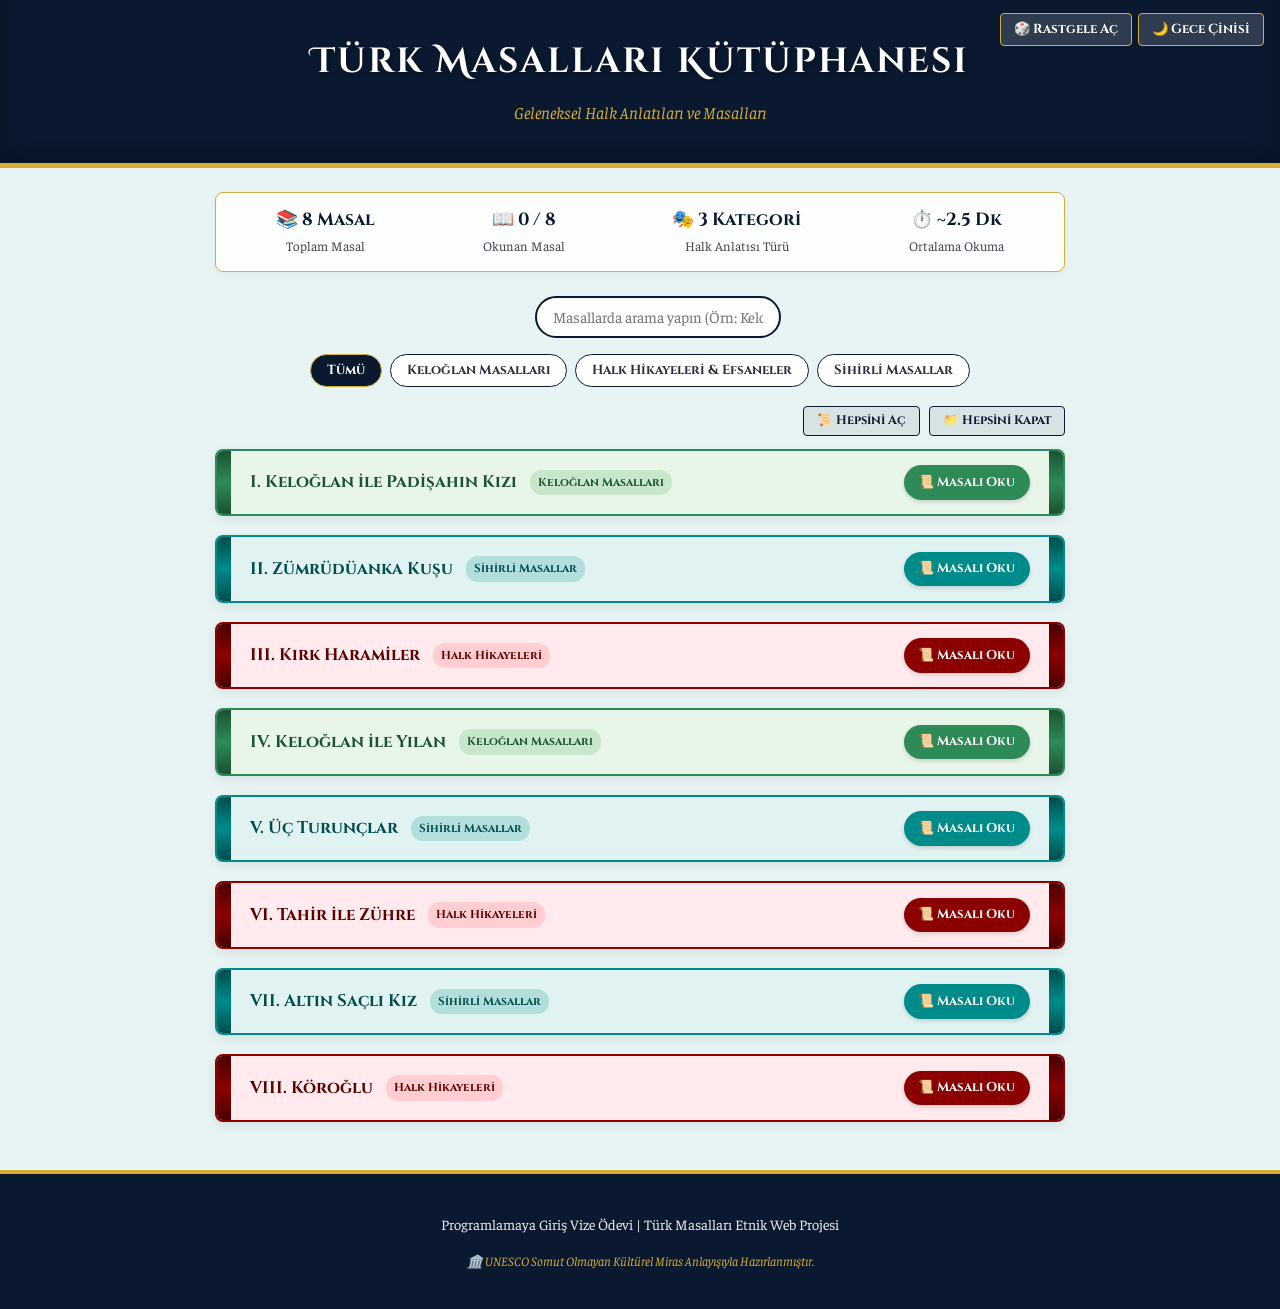
<file: index.html>
<!DOCTYPE html>
<html lang="tr">
<head>
    <meta charset="UTF-8">
    <meta name="viewport" content="width=device-width, initial-scale=1.0">
    <title>Türk Masalları Kütüphanesi - Etnik Ferman Koleksiyonu</title>
    <!-- Osmanlı / Etnik Tipografi Fontları -->
    <link rel="preconnect" href="https://fonts.googleapis.com">
    <link rel="preconnect" href="https://fonts.gstatic.com" crossorigin>
    <link href="https://fonts.googleapis.com/css2?family=Cinzel+Decorative:wght@700&family=Cinzel:wght@500;700&family=Faustina:ital,wght@0,500;1,400&display=swap" rel="stylesheet">
    
    <style>
        :root {
            --primary-color: #0A192F;       /* Derin Lacivert / Çini Mavisi */
            --secondary-color: #D4AF37;     /* Antik Altın Sarısı */
            --accent-color: #008B8B;        /* Turkuaz / Çini Yeşili */
            --bg-color: #E8F4F4;            /* Açık & Ferah Turkuaz Arka Plan */
            --text-color: #2B2D42;          
            --footer-bg: #0A192F;
            --footer-text: #EAEAEA;
            --ink: #2B1B17;
            /* Offline Kalıcılık İçin Yedekli Tipografi */
            --font-title: 'Cinzel Decorative', 'Cinzel', 'Palatino Linotype', 'Book Antiqua', 'Georgia', serif;
            --font-body: 'Faustina', 'Georgia', 'Palatino', serif;
        }

        /* Gece Modu */
        [data-theme="dark"] {
            --primary-color: #080D1A;       
            --secondary-color: #D4AF37;     
            --accent-color: #00ADB5;        
            --bg-color: #0D1F2D;            
            --text-color: #E2E8F0;
            --footer-bg: #0B1017;
            --footer-text: #A0AEC0;
            --ink: #E2E8F0;
        }

        body {
            font-family: var(--font-body);
            background-color: var(--bg-color);
            color: var(--text-color);
            margin: 0;
            padding: 0;
            line-height: 1.7;
            transition: background-color 0.3s, color 0.3s;
        }

        header {
            background-color: var(--primary-color);
            color: white;
            text-align: center;
            padding: 2rem 1rem 1.2rem;
            border-bottom: 5px solid var(--secondary-color);
            box-shadow: inset 0 -10px 20px rgba(0,0,0,0.2);
            position: relative;
        }

        .top-controls {
            position: absolute;
            top: 0.8rem;
            right: 1rem;
            display: flex;
            gap: 0.4rem;
        }

        .icon-btn {
            background: rgba(255,255,255,0.15);
            border: 1px solid var(--secondary-color);
            color: white;
            padding: 0.4rem 0.8rem;
            border-radius: 4px;
            cursor: pointer;
            font-size: 0.82rem;
            font-family: 'Cinzel', 'Georgia', serif;
            font-weight: bold;
            transition: background 0.2s;
        }

        .icon-btn:hover {
            background: rgba(212, 175, 55, 0.4);
        }

        header h1 {
            margin: 0;
            font-family: var(--font-title);
            font-size: 2.2rem;
            letter-spacing: 2px;
            color: #FFFFFF;
            text-shadow: 2px 2px 4px rgba(0,0,0,0.3);
        }

        header p {
            margin-top: 0.4rem;
            font-size: 1.05rem;
            color: var(--secondary-color);
            font-style: italic;
        }

        .container {
            max-width: 850px;
            margin: 1.5rem auto;
            padding: 0 1rem;
        }

        /* --- İSTATİSTİK BARI --- */
        .stats-bar {
            display: flex;
            justify-content: space-around;
            flex-wrap: wrap;
            gap: 0.8rem;
            background: rgba(255, 255, 255, 0.9);
            border: 1px solid var(--secondary-color);
            border-radius: 8px;
            padding: 0.8rem;
            margin-bottom: 1.5rem;
            box-shadow: 0 4px 10px rgba(0,0,0,0.04);
            text-align: center;
        }

        [data-theme="dark"] .stats-bar {
            background: rgba(27, 36, 48, 0.85);
        }

        .stat-item {
            display: flex;
            flex-direction: column;
            align-items: center;
        }

        .stat-value {
            font-size: 1.1rem;
            font-weight: bold;
            font-family: 'Cinzel', 'Georgia', serif;
            color: var(--primary-color);
        }

        [data-theme="dark"] .stat-value {
            color: var(--secondary-color);
        }

        .stat-label {
            font-size: 0.82rem;
            opacity: 0.88;
        }

        /* --- KONTROLLER, ARAMA VE FİLTRE --- */
        .controls-section {
            display: flex;
            flex-direction: column;
            align-items: center;
            gap: 1rem;
            margin-bottom: 1.2rem;
        }

        .search-box input {
            width: 100%;
            max-width: 400px;
            padding: 0.6rem 1rem;
            font-size: 0.95rem;
            font-family: var(--font-body);
            border: 2px solid var(--primary-color);
            border-radius: 30px;
            outline: none;
            background-color: rgba(255,255,255,0.95);
            color: var(--text-color);
            transition: all 0.3s;
        }

        .search-box input:focus {
            border-color: var(--secondary-color);
            box-shadow: 0 0 8px rgba(212, 175, 55, 0.4);
        }

        .filter-buttons {
            display: flex;
            gap: 0.5rem;
            flex-wrap: wrap;
            justify-content: center;
        }

        .filter-btn {
            background-color: rgba(255,255,255,0.95);
            color: var(--text-color);
            border: 1px solid var(--primary-color);
            padding: 0.4rem 1rem;
            border-radius: 20px;
            cursor: pointer;
            font-family: 'Cinzel', 'Georgia', serif;
            font-size: 0.82rem;
            font-weight: bold;
            transition: all 0.2s;
        }

        .filter-btn.active, .filter-btn:hover {
            background-color: var(--primary-color);
            color: white;
            border-color: var(--secondary-color);
        }

        /* BANNERLARA YAKIN TOPLU KONTROL BUTONLARI */
        .ferman-global-actions {
            display: flex;
            justify-content: flex-end;
            gap: 0.6rem;
            margin-bottom: 0.8rem;
        }

        .action-btn-small {
            background: rgba(10, 25, 47, 0.08);
            border: 1px solid var(--primary-color);
            color: var(--primary-color);
            padding: 0.35rem 0.8rem;
            border-radius: 4px;
            font-family: 'Cinzel', 'Georgia', serif;
            font-size: 0.78rem;
            font-weight: bold;
            cursor: pointer;
            transition: all 0.2s;
        }

        .action-btn-small:hover {
            background: var(--primary-color);
            color: white;
        }

        [data-theme="dark"] .action-btn-small {
            background: rgba(255, 255, 255, 0.1);
            border-color: var(--secondary-color);
            color: var(--secondary-color);
        }

        /* SONUÇ BULUNAMADI UYARISI */
        .no-results {
            display: none;
            text-align: center;
            padding: 2rem;
            background: rgba(255, 255, 255, 0.8);
            border: 2px dashed var(--secondary-color);
            border-radius: 8px;
            font-style: italic;
            color: #777;
            margin-top: 1rem;
        }

        /* --- FERMAN LİSTESİ DÜZENİ VE TEMA RENKLERİ --- */
        .ferman-list-container {
            display: flex;
            flex-direction: column;
            gap: 1.2rem;
        }

        .ferman-card {
            display: flex;
            border: 2px solid var(--secondary-color);
            border-radius: 8px;
            box-shadow: 0 4px 12px rgba(0, 0, 0, 0.08);
            overflow: hidden;
            position: relative;
            transition: all 0.3s ease;
        }

        /* 🟢 KELOĞLAN MASALLARI TEMASI (ZÜMRÜT YEŞİLİ) */
        .ferman-card[data-category="keloglan"] {
            border-color: #2e8b57;
        }
        .ferman-card[data-category="keloglan"] .ferman-wood-roll-left,
        .ferman-card[data-category="keloglan"] .ferman-wood-roll-right {
            background: linear-gradient(180deg, #1b5233, #2e8b57, #1b5233);
        }
        .ferman-card[data-category="keloglan"] .ferman-header {
            background: #e8f5e9;
        }
        .ferman-card[data-category="keloglan"] .ferman-body {
            background-color: #f0fdf4;
        }
        .ferman-card[data-category="keloglan"] .ferman-title-group h3 {
            color: #1b5233;
        }
        .ferman-card[data-category="keloglan"] .badge {
            background: #c8e6c9;
            color: #1b5233;
        }
        .ferman-card[data-category="keloglan"] .seal-btn {
            background: #2e8b57;
            border-color: #1b5233;
        }

        /* 🔴 HALK HİKAYELERİ TEMASI (YAKUT KIRMIZISI) */
        .ferman-card[data-category="halk"] {
            border-color: #8b0000;
        }
        .ferman-card[data-category="halk"] .ferman-wood-roll-left,
        .ferman-card[data-category="halk"] .ferman-wood-roll-right {
            background: linear-gradient(180deg, #4a0000, #8b0000, #4a0000);
        }
        .ferman-card[data-category="halk"] .ferman-header {
            background: #ffebee;
        }
        .ferman-card[data-category="halk"] .ferman-body {
            background-color: #fff5f5;
        }
        .ferman-card[data-category="halk"] .ferman-title-group h3 {
            color: #5c0000;
        }
        .ferman-card[data-category="halk"] .badge {
            background: #ffcdd2;
            color: #5c0000;
        }
        .ferman-card[data-category="halk"] .seal-btn {
            background: #8b0000;
            border-color: #4a0000;
        }

        /* 🔵 SİHİRLİ MASALLAR TEMASI (TURKUAZ / ÇİNİ MAVİSİ) */
        .ferman-card[data-category="diger"] {
            border-color: #008b8b;
        }
        .ferman-card[data-category="diger"] .ferman-wood-roll-left,
        .ferman-card[data-category="diger"] .ferman-wood-roll-right {
            background: linear-gradient(180deg, #004d4d, #008b8b, #004d4d);
        }
        .ferman-card[data-category="diger"] .ferman-header {
            background: #e0f2f1;
        }
        .ferman-card[data-category="diger"] .ferman-body {
            background-color: #f0fdfa;
        }
        .ferman-card[data-category="diger"] .ferman-title-group h3 {
            color: #004d4d;
        }
        .ferman-card[data-category="diger"] .badge {
            background: #b2dfdb;
            color: #004d4d;
        }
        .ferman-card[data-category="diger"] .seal-btn {
            background: #008b8b;
            border-color: #004d4d;
        }

        [data-theme="dark"] .ferman-card .ferman-body {
            background-color: #151C2A !important;
        }

        /* Ahşap Rulo Çubukları */
        .ferman-wood-roll-left, .ferman-wood-roll-right {
            width: 14px;
            flex-shrink: 0;
        }

        .ferman-inner {
            flex: 1;
            display: flex;
            flex-direction: column;
        }

        /* FERMAN BAŞLIK ŞERİDİ */
        .ferman-header {
            padding: 0.9rem 1.2rem;
            display: flex;
            justify-content: space-between;
            align-items: center;
            cursor: pointer;
            user-select: none;
            transition: opacity 0.2s;
        }

        .ferman-header:hover {
            opacity: 0.9;
        }

        .ferman-title-group {
            display: flex;
            align-items: center;
            gap: 0.8rem;
            flex-wrap: wrap;
        }

        .ferman-title-group h3 {
            margin: 0;
            font-family: 'Cinzel', 'Georgia', serif;
            font-size: 1.05rem;
        }

        .badge {
            font-size: 0.72rem;
            padding: 3px 8px;
            border-radius: 12px;
            font-family: 'Cinzel', 'Georgia', serif;
            font-weight: bold;
        }

        .seal-btn {
            color: white;
            padding: 0.4rem 0.9rem;
            border-radius: 20px;
            font-size: 0.8rem;
            font-family: 'Cinzel', 'Georgia', serif;
            font-weight: bold;
            box-shadow: 0 2px 4px rgba(0,0,0,0.15);
            flex-shrink: 0;
            transition: all 0.3s ease;
        }

        /* FERMAN İÇERİK DÜZENİ */
        .ferman-body {
            max-height: 0;
            opacity: 0;
            overflow: hidden;
            transition: max-height 0.6s cubic-bezier(0.25, 1, 0.5, 1), opacity 0.4s ease, padding 0.4s ease;
            padding: 0 1.2rem;
            box-sizing: border-box;
        }

        /* AÇIK DURUM */
        .ferman-card.open .ferman-body {
            max-height: 850px;
            opacity: 1;
            padding: 1.2rem;
            border-top: 1px dashed var(--secondary-color);
        }

        .preview-note {
            font-style: italic;
            font-size: 0.92rem;
            color: #666;
            margin-bottom: 0.8rem;
            padding-left: 0.5rem;
            border-left: 3px solid var(--secondary-color);
        }

        [data-theme="dark"] .preview-note {
            color: #aaa;
        }

        .masal-full-text {
            font-size: 1rem;
            line-height: 1.7;
            color: var(--ink);
            white-space: pre-line;
            text-align: justify;
            margin-bottom: 1rem;
        }

        .masal-quote {
            font-style: italic;
            color: #8b5a2b;
            font-weight: bold;
        }

        [data-theme="dark"] .masal-quote {
            color: #d4af37;
        }

        .source-box {
            font-size: 0.82rem;
            background: rgba(0,0,0,0.04);
            padding: 0.4rem 0.8rem;
            border-radius: 4px;
            margin-bottom: 0.8rem;
            color: var(--text-color);
            font-style: italic;
            border-left: 2px solid var(--secondary-color);
        }

        .ferman-actions {
            display: flex;
            justify-content: space-between;
            align-items: center;
            border-top: 1px solid rgba(0,0,0,0.1);
            padding-top: 0.6rem;
            flex-wrap: wrap;
            gap: 0.5rem;
        }

        .utility-btns {
            display: flex;
            gap: 0.4rem;
        }

        .read-toggle-btn, .util-btn {
            background: rgba(10, 25, 47, 0.08);
            border: 1px solid var(--primary-color);
            color: var(--primary-color);
            padding: 4px 10px;
            border-radius: 4px;
            font-size: 0.78rem;
            font-family: 'Cinzel', 'Georgia', serif;
            font-weight: bold;
            cursor: pointer;
            transition: all 0.2s ease;
        }

        .util-btn:hover {
            background: var(--primary-color);
            color: white;
        }

        [data-theme="dark"] .read-toggle-btn, [data-theme="dark"] .util-btn {
            background: rgba(255, 255, 255, 0.1);
            border-color: var(--secondary-color);
            color: var(--secondary-color);
        }

        .read-toggle-btn.is-read {
            background: #2e8b57;
            color: white;
            border-color: #2e8b57;
        }

        footer {
            text-align: center;
            padding: 1.5rem;
            margin-top: 3rem;
            background-color: var(--footer-bg);
            color: var(--footer-text);
            font-size: 0.9rem;
            border-top: 4px solid var(--secondary-color);
        }

        .footer-heritage-note {
            font-size: 0.8rem;
            color: var(--secondary-color);
            margin-top: 0.3rem;
            font-style: italic;
        }

        /* 🖨️ YAZDIRMA (PRINT) ÖZEL CSS KURALI */
        @media print {
            header, .top-controls, .stats-bar, .controls-section, .ferman-global-actions, footer, .ferman-actions, .seal-btn {
                display: none !important;
            }
            body {
                background: white !important;
                color: black !important;
            }
            .ferman-card {
                border: none !important;
                box-shadow: none !important;
            }
            .ferman-card:not(.open) {
                display: none !important;
            }
            .ferman-body {
                max-height: none !important;
                opacity: 1 !important;
                padding: 0 !important;
            }
        }
    </style>
</head>
<body data-theme="light">

    <header>
        <div class="top-controls">
            <button class="icon-btn" onclick="openRandomFerman()">🎲 Rastgele Aç</button>
            <button class="icon-btn" id="themeToggleBtn" onclick="toggleTheme()">🌙 Gece Çinisi</button>
        </div>
        <h1>Türk Masalları Kütüphanesi</h1>
        <p>Geleneksel Halk Anlatıları ve Masalları</p>
    </header>

    <div class="container">
        
        <!-- İSTATİSTİK BARI -->
        <div class="stats-bar">
            <div class="stat-item">
                <span class="stat-value">📚 8 Masal</span>
                <span class="stat-label">Toplam Masal</span>
            </div>
            <div class="stat-item">
                <span class="stat-value" id="readTalesCount">📖 0 / 8</span>
                <span class="stat-label">Okunan Masal</span>
            </div>
            <div class="stat-item">
                <span class="stat-value">🎭 3 Kategori</span>
                <span class="stat-label">Halk Anlatısı Türü</span>
            </div>
            <div class="stat-item">
                <span class="stat-value">⏱️ ~2.5 Dk</span>
                <span class="stat-label">Ortalama Okuma</span>
            </div>
        </div>

        <!-- ARAMA VE FİLTRE -->
        <div class="controls-section">
            <div class="search-box">
                <input type="text" id="searchInput" placeholder="Masallarda arama yapın (Örn: Keloğlan...)" onkeyup="filterTales()">
            </div>
            
            <div class="filter-buttons">
                <button class="filter-btn active" onclick="filterByCategory('all', this)">Tümü</button>
                <button class="filter-btn" onclick="filterByCategory('keloglan', this)">Keloğlan Masalları</button>
                <button class="filter-btn" onclick="filterByCategory('halk', this)">Halk Hikayeleri & Efsaneler</button>
                <button class="filter-btn" onclick="filterByCategory('diger', this)">Sihirli Masallar</button>
            </div>
        </div>

        <!-- BANNERLARA YAKIN TOPLU AÇ/KAPAT BUTONLARI -->
        <div class="ferman-global-actions">
            <button class="action-btn-small" onclick="openAllFermans()">📜 Hepsini Aç</button>
            <button class="action-btn-small" onclick="closeAllFermans()">📁 Hepsini Kapat</button>
        </div>

        <!-- SONUÇ BULUNAMADI UYARISI -->
        <div class="no-results" id="noResultsMsg">
            📜 Aradığınız kritere uygun ferman kütüphanemizde bulunamadı. Lütfen başka bir kelime deneyin.
        </div>

        <!-- MASAL FERMANLARI LİSTESİ -->
        <div class="ferman-list-container" id="fermanGrid">

            <!-- 1. MASAL -->
            <div class="ferman-card" data-title="Keloğlan ile Padişahın Kızı" data-category="keloglan">
                <div class="ferman-wood-roll-left"></div>
                <div class="ferman-inner">
                    <div class="ferman-header" onclick="toggleFerman(this)">
                        <div class="ferman-title-group">
                            <h3>I. Keloğlan ile Padişahın Kızı</h3>
                            <span class="badge">Keloğlan Masalları</span>
                        </div>
                        <div class="seal-btn">📜 Masalı Oku</div>
                    </div>
                    <div class="ferman-body">
                        <div class="preview-note">Önsöz: Zeka ve saf kalbin saray bulmacalarıyla imtihanı...</div>
                        <div class="masal-full-text">Uzak bir diyarda anacığıyla kıt kanaat geçinen Keloğlan, padişahın fermanını duyar: <span class="masal-quote">"Kızımın sorduğu üç çetin bilmeceyi bilen kişi hem prensesle evlenecek hem de ülkeye ortak olacaktır."</span> Dünyanın dört bir yanından gelen vezirler ve bilginler sorulan çetin bilmeceler karşısında çaresiz kalır.

Heybesine birkaç kuru ekmek koyup sarayın yolunu tutan Keloğlan, hazırcevaplığı ve duru zekası sayesinde tüm bilmeceleri birer birer çözer. Padişah sözünü tutar, sarayda kırk gün kırk gece düğün kurulur ve Keloğlan ülkenin sevgisini kazanır.</div>
                        <div class="source-box">📖 Kaynakça: Tahir Alangu, Billur Köşk Masalları (Türk Halk Masalları Derlemesi)</div>
                        <div class="ferman-actions">
                            <button class="read-toggle-btn" onclick="toggleReadStatus(this)">☐ Okundu İşaretle</button>
                            <div class="utility-btns">
                                <button class="util-btn" onclick="copyMasalText(this)">📋 Kopyala</button>
                                <button class="util-btn" onclick="window.print()">🖨️ Yazdır</button>
                            </div>
                        </div>
                    </div>
                </div>
                <div class="ferman-wood-roll-right"></div>
            </div>

            <!-- 2. MASAL -->
            <div class="ferman-card" data-title="Zümrüdüanka Kuşu" data-category="diger">
                <div class="ferman-wood-roll-left"></div>
                <div class="ferman-inner">
                    <div class="ferman-header" onclick="toggleFerman(this)">
                        <div class="ferman-title-group">
                            <h3>II. Zümrüdüanka Kuşu</h3>
                            <span class="badge">Sihirli Masallar</span>
                        </div>
                        <div class="seal-btn">📜 Masalı Oku</div>
                    </div>
                    <div class="ferman-body">
                        <div class="preview-note">Önsöz: Karanlık kuyulardan sihirli kanatlarla yeryüzüne kaçış...</div>
                        <div class="masal-full-text">Sihirli bir elmanın peşinden yeraltı diyarındaki karanlık kuyulara inen yiğit şehzade, hırslı vezir çocukları tarafından dipsiz kuyuya terk edilir. Karanlıkta çaresiz beklerken, devasa bir yılanın Zümrüdüanka kuşunun yavrularına tırmandığını fark edip yılanı kılıcıyla öldürür.

Yuvasına dönen ulu Zümrüdüanka kuşu, yavrularını koruyan şehzadeye minnet duyar. Şehzadeyi kanatlarının arasına alarak yer üstüne, güneşin ışığına kavuşturur. İyilik cezasız kalmaz, şehzade adaletini tecelli ettirir.</div>
                        <div class="source-box">📖 Kaynakça: Ignác Kúnos, Türk Masalları Derlemesi (Osmanlı Masal Kültürü)</div>
                        <div class="ferman-actions">
                            <button class="read-toggle-btn" onclick="toggleReadStatus(this)">☐ Okundu İşaretle</button>
                            <div class="utility-btns">
                                <button class="util-btn" onclick="copyMasalText(this)">📋 Kopyala</button>
                                <button class="util-btn" onclick="window.print()">🖨️ Yazdır</button>
                            </div>
                        </div>
                    </div>
                </div>
                <div class="ferman-wood-roll-right"></div>
            </div>

            <!-- 3. MASAL -->
            <div class="ferman-card" data-title="Kırk Haramiler" data-category="halk">
                <div class="ferman-wood-roll-left"></div>
                <div class="ferman-inner">
                    <div class="ferman-header" onclick="toggleFerman(this)">
                        <div class="ferman-title-group">
                            <h3>III. Kırk Haramiler</h3>
                            <span class="badge">Halk Hikayeleri</span>
                        </div>
                        <div class="seal-btn">📜 Masalı Oku</div>
                    </div>
                    <div class="ferman-body">
                        <div class="preview-note">Önsöz: Sihirli sözcükler ve gizli mağaranın hazineleri...</div>
                        <div class="masal-full-text">Fakir oduncu Ali, ormanda gizlenen haramilerin dev bir kayaya <span class="masal-quote">"Açıl susam açıl!"</span> diyerek girdiğini görür. Haramiler gidince aynı sihirli kelimeyi söyleyip içeri girer ve sadece ailesine yetecek kadar altın alarak dürüstçe yaşar.

Durumu fark eden hırslı kardeşi mağarada büyülü kelimeyi unutup haramilere yakalanır. Ali kıvrak zekası ve sadakati sayesinde kardeşini kurtarır, haramilerin kurduğu tüm tuzakları boşa çıkarır.</div>
                        <div class="source-box">📖 Kaynakça: Eflatun Cem Güney, Açıl Sofram Açıl (Doğu ve Anadolu Masalları)</div>
                        <div class="ferman-actions">
                            <button class="read-toggle-btn" onclick="toggleReadStatus(this)">☐ Okundu İşaretle</button>
                            <div class="utility-btns">
                                <button class="util-btn" onclick="copyMasalText(this)">📋 Kopyala</button>
                                <button class="util-btn" onclick="window.print()">🖨️ Yazdır</button>
                            </div>
                        </div>
                    </div>
                </div>
                <div class="ferman-wood-roll-right"></div>
            </div>

            <!-- 4. MASAL -->
            <div class="ferman-card" data-title="Keloğlan ile Yılan" data-category="keloglan">
                <div class="ferman-wood-roll-left"></div>
                <div class="ferman-inner">
                    <div class="ferman-header" onclick="toggleFerman(this)">
                        <div class="ferman-title-group">
                            <h3>IV. Keloğlan ile Yılan</h3>
                            <span class="badge">Keloğlan Masalları</span>
                        </div>
                        <div class="seal-btn">📜 Masalı Oku</div>
                    </div>
                    <div class="ferman-body">
                        <div class="preview-note">Önsöz: Doğaya yapılan iyiliğin karşılığını bulduğu an...</div>
                        <div class="masal-full-text">Ormanda odun toplayan Keloğlan, ağır bir kayanın altında can çekişen ak bir yılanla karşılaşır. Merhametine yenik düşüp elleri kanayana kadar kayayı kaldırıp yılanı kurtarır. Yılan, Yılanlar Padişahı'nın oğlu çıkar.

Yılan, Keloğlan'a tüm hayvanların dilini anlama yeteneği veren sihirli bir mühür taşı hediye eder. Kuşların ve doğanın fısıltılarını dinleyen Keloğlan hazineleri bulur, fakirlere yardım ederek diyarın en sevilen yiğidi olur.</div>
                        <div class="source-box">📖 Kaynakça: Pertev Naili Boratav, Zaman Zaman İçinde (Türk Halk Edebiyatı Dizisi)</div>
                        <div class="ferman-actions">
                            <button class="read-toggle-btn" onclick="toggleReadStatus(this)">☐ Okundu İşaretle</button>
                            <div class="utility-btns">
                                <button class="util-btn" onclick="copyMasalText(this)">📋 Kopyala</button>
                                <button class="util-btn" onclick="window.print()">🖨️ Yazdır</button>
                            </div>
                        </div>
                    </div>
                </div>
                <div class="ferman-wood-roll-right"></div>
            </div>

            <!-- 5. MASAL -->
            <div class="ferman-card" data-title="Üç Turunçlar" data-category="diger">
                <div class="ferman-wood-roll-left"></div>
                <div class="ferman-inner">
                    <div class="ferman-header" onclick="toggleFerman(this)">
                        <div class="ferman-title-group">
                            <h3>V. Üç Turunçlar</h3>
                            <span class="badge">Sihirli Masallar</span>
                        </div>
                        <div class="seal-btn">📜 Masalı Oku</div>
                    </div>
                    <div class="ferman-body">
                        <div class="preview-note">Önsöz: Büyülü turunçların içinden çıkan saklı güzeller...</div>
                        <div class="masal-full-text">Rüyasındaki periyi arayan şehzade, Kaf Dağı'nın ardındaki sihirli bahçeden üç büyülü turunç koparır. Dönüş yolunda sabırsızlıkla ilk iki turunçu keser ancak içinden çıkan periler su bulamadıkları için oracıkta kaybolur.

Son turunçu pınar başında açıp periye mataradaki suyu veren şehzade ona kavuşur. Kıskanç tuzakları ve büyüleri aşarak sevgilisiyle sarayda kırk gün kırk gece düğün yaparlar.</div>
                        <div class="source-box">📖 Kaynakça: Naki Tezel, Türk Masalları (Kültür Bakanlığı Yayınları)</div>
                        <div class="ferman-actions">
                            <button class="read-toggle-btn" onclick="toggleReadStatus(this)">☐ Okundu İşaretle</button>
                            <div class="utility-btns">
                                <button class="util-btn" onclick="copyMasalText(this)">📋 Kopyala</button>
                                <button class="util-btn" onclick="window.print()">🖨️ Yazdır</button>
                            </div>
                        </div>
                    </div>
                </div>
                <div class="ferman-wood-roll-right"></div>
            </div>

            <!-- 6. MASAL -->
            <div class="ferman-card" data-title="Tahir ile Zühre" data-category="halk">
                <div class="ferman-wood-roll-left"></div>
                <div class="ferman-inner">
                    <div class="ferman-header" onclick="toggleFerman(this)">
                        <div class="ferman-title-group">
                            <h3>VI. Tahir ile Zühre</h3>
                            <span class="badge">Halk Hikayeleri</span>
                        </div>
                        <div class="seal-btn">📜 Masalı Oku</div>
                    </div>
                    <div class="ferman-body">
                        <div class="preview-note">Önsöz: Ayrılıkların ve engellerin gölgesinde ölümsüz aşk...</div>
                        <div class="masal-full-text">Padişah oğlu Tahir ile Vezir kızı Zühre çocukluktan itibaren sevdalanıp birbirlerine bağlanırlar. Ancak zalim padişah fitnecilerin sözüyle sevdalıları ayırıp Tahir'i zindanlara ve diyar diyar sürgüne gönderir.

Tahir'in bağlamasıyla söylediği türküler ve duyduğu sadakat ne zindanlarda ne uzak yollarda söner. İki sevdalının engellere karşı direnişi Türk kültüründe ölümsüz aşkın sembolü olur.</div>
                        <div class="source-box">📖 Kaynakça: Umay Günay, Elazığ Masalları ve Türk Halk Anlatıları</div>
                        <div class="ferman-actions">
                            <button class="read-toggle-btn" onclick="toggleReadStatus(this)">☐ Okundu İşaretle</button>
                            <div class="utility-btns">
                                <button class="util-btn" onclick="copyMasalText(this)">📋 Kopyala</button>
                                <button class="util-btn" onclick="window.print()">🖨️ Yazdır</button>
                            </div>
                        </div>
                    </div>
                </div>
                <div class="ferman-wood-roll-right"></div>
            </div>

            <!-- 7. MASAL -->
            <div class="ferman-card" data-title="Altın Saçlı Kız" data-category="diger">
                <div class="ferman-wood-roll-left"></div>
                <div class="ferman-inner">
                    <div class="ferman-header" onclick="toggleFerman(this)">
                        <div class="ferman-title-group">
                            <h3>VII. Altın Saçlı Kız</h3>
                            <span class="badge">Sihirli Masallar</span>
                        </div>
                        <div class="seal-btn">📜 Masalı Oku</div>
                    </div>
                    <div class="ferman-body">
                        <div class="preview-note">Önsöz: Güneşten parlayan saçlar ve maceralı bir diyar...</div>
                        <div class="masal-full-text">Güneş ışığı gibi sırma saçlara sahip yardımsever kız, sihirli bülbülün peşinden giderek devler ülkesine varır. Yolda karşılaştığı ak saçlı nineye ekmeğini böler, aç kurtları doyurur.

Ninenin verdiği sihirli tarak ve ayna sayesinde arkasından gelen devlerin takibinden kurtulup köyüne döner. Saçlarının parıltısı ve kalbinin iyiliğiyle diyarına bereket getirir.</div>
                        <div class="source-box">📖 Kaynakça: Saim Sakaoğlu, Gümüşhane Masalları (Folklor Araştırmaları)</div>
                        <div class="ferman-actions">
                            <button class="read-toggle-btn" onclick="toggleReadStatus(this)">☐ Okundu İşaretle</button>
                            <div class="utility-btns">
                                <button class="util-btn" onclick="copyMasalText(this)">📋 Kopyala</button>
                                <button class="util-btn" onclick="window.print()">🖨️ Yazdır</button>
                            </div>
                        </div>
                    </div>
                </div>
                <div class="ferman-wood-roll-right"></div>
            </div>

            <!-- 8. MASAL -->
            <div class="ferman-card" data-title="Köroğlu" data-category="halk">
                <div class="ferman-wood-roll-left"></div>
                <div class="ferman-inner">
                    <div class="ferman-header" onclick="toggleFerman(this)">
                        <div class="ferman-title-group">
                            <h3>VIII. Köroğlu</h3>
                            <span class="badge">Halk Hikayeleri</span>
                        </div>
                        <div class="seal-btn">📜 Masalı Oku</div>
                    </div>
                    <div class="ferman-body">
                        <div class="preview-note">Önsöz: Bolu Beyine karşı Çamlıbel'de yakılan adalet destanı...</div>
                        <div class="masal-full-text">Zalim Bolu Beyi seyis Yusuf'un gözlerine mil çektirir. Oğlu Ali, babasının acısıyla Çamlıbel dağlarına çıkıp <span class="masal-quote">"Köroğlu"</span> adını alır ve Sakarya sularından çıkan Kırat'ı büyütür.

Çamlıbel'i mesken tutan Köroğlu, sazı ve kılıcıyla zalim beylere karşı durur, mazlumlara kalkan olarak Türk dünyasında adalet tutkusunun en büyük kahramanı olur.</div>
                        <div class="source-box">📖 Kaynakça: Pertev Naili Boratav, Köroğlu Destanı (Halk Edebiyatı Monografisi)</div>
                        <div class="ferman-actions">
                            <button class="read-toggle-btn" onclick="toggleReadStatus(this)">☐ Okundu İşaretle</button>
                            <div class="utility-btns">
                                <button class="util-btn" onclick="copyMasalText(this)">📋 Kopyala</button>
                                <button class="util-btn" onclick="window.print()">🖨️ Yazdır</button>
                            </div>
                        </div>
                    </div>
                </div>
                <div class="ferman-wood-roll-right"></div>
            </div>

        </div>
    </div>

    <footer>
        <p>Programlamaya Giriş Vize Ödevi | Türk Masalları Etnik Web Projesi</p>
        <p class="footer-heritage-note">🏛️ UNESCO Somut Olmayan Kültürel Miras Anlayışıyla Hazırlanmıştır.</p>
    </footer>

    <script>
        let totalReadCount = 0;

        // FERMANI AÇMA/KAPATMA
        function toggleFerman(headerElement) {
            let card = headerElement.closest('.ferman-card');
            card.classList.toggle('open');
        }

        // HEPSİNİ AÇ
        function openAllFermans() {
            let cards = document.querySelectorAll('.ferman-card');
            cards.forEach(card => card.classList.add('open'));
        }

        // HEPSİNİ KAPAT
        function closeAllFermans() {
            let cards = document.querySelectorAll('.ferman-card');
            cards.forEach(card => card.classList.remove('open'));
        }

        // GECE/GÜNDÜZ MODU
        function toggleTheme() {
            let body = document.body;
            let btn = document.getElementById('themeToggleBtn');
            if (body.getAttribute('data-theme') === 'light') {
                body.setAttribute('data-theme', 'dark');
                btn.innerText = '☀️ Gündüz Çinisi';
            } else {
                body.setAttribute('data-theme', 'light');
                btn.innerText = '🌙 Gece Çinisi';
            }
        }

        // ARAMA VE "SONUÇ BULUNAMADI" DÜZELTMESİ
        function filterTales() {
            let input = document.getElementById('searchInput').value.toLowerCase();
            let cards = document.getElementsByClassName('ferman-card');
            let visibleCount = 0;

            for (let card of cards) {
                let title = card.getAttribute('data-title').toLowerCase();
                if (title.includes(input)) {
                    card.style.display = "flex";
                    visibleCount++;
                } else {
                    card.style.display = "none";
                }
            }

            let noResultsMsg = document.getElementById('noResultsMsg');
            if (visibleCount === 0) {
                noResultsMsg.style.display = "block";
            } else {
                noResultsMsg.style.display = "none";
            }
        }

        // KATEGORİ FİLTRELEME
        function filterByCategory(category, btnElement) {
            let buttons = document.getElementsByClassName('filter-btn');
            for (let btn of buttons) {
                btn.classList.remove('active');
            }
            btnElement.classList.add('active');

            let cards = document.getElementsByClassName('ferman-card');
            let visibleCount = 0;

            for (let card of cards) {
                let cardCat = card.getAttribute('data-category');
                if (category === 'all' || cardCat === category) {
                    card.style.display = "flex";
                    visibleCount++;
                } else {
                    card.style.display = "none";
                }
            }

            let noResultsMsg = document.getElementById('noResultsMsg');
            if (visibleCount === 0) {
                noResultsMsg.style.display = "block";
            } else {
                noResultsMsg.style.display = "none";
            }
        }

        // RASTGELE FERMAN AÇ
        function openRandomFerman() {
            let cards = document.querySelectorAll('.ferman-card');
            cards.forEach(c => c.classList.remove('open'));
            
            let randomIndex = Math.floor(Math.random() * cards.length);
            let selectedCard = cards[randomIndex];
            selectedCard.classList.add('open');
            selectedCard.scrollIntoView({ behavior: 'smooth', block: 'center' });
        }

        // OKUNDU İŞARETLE / KALDIR
        function toggleReadStatus(btnElement) {
            event.stopPropagation();
            let parentCard = btnElement.closest('.ferman-card');

            if (btnElement.classList.contains('is-read')) {
                btnElement.classList.remove('is-read');
                btnElement.innerHTML = '☐ Okundu İşaretle';
                totalReadCount--;
            } else {
                btnElement.classList.add('is-read');
                btnElement.innerHTML = '✓ Okundu';
                totalReadCount++;
                
                setTimeout(() => {
                    parentCard.classList.remove('open');
                }, 500);
            }
            document.getElementById('readTalesCount').innerText = '📖 ' + totalReadCount + ' / 8';
        }

        // METNİ KOPYALAMA İŞLEVİ (UTILITY)
        function copyMasalText(btnElement) {
            event.stopPropagation();
            let body = btnElement.closest('.ferman-body');
            let text = body.querySelector('.masal-full-text').innerText;

            navigator.clipboard.writeText(text).then(() => {
                let originalText = btnElement.innerText;
                btnElement.innerText = '✓ Kopyalandı!';
                setTimeout(() => {
                    btnElement.innerText = originalText;
                }, 1500);
            });
        }
    </script>

</body>
</html>
</file>
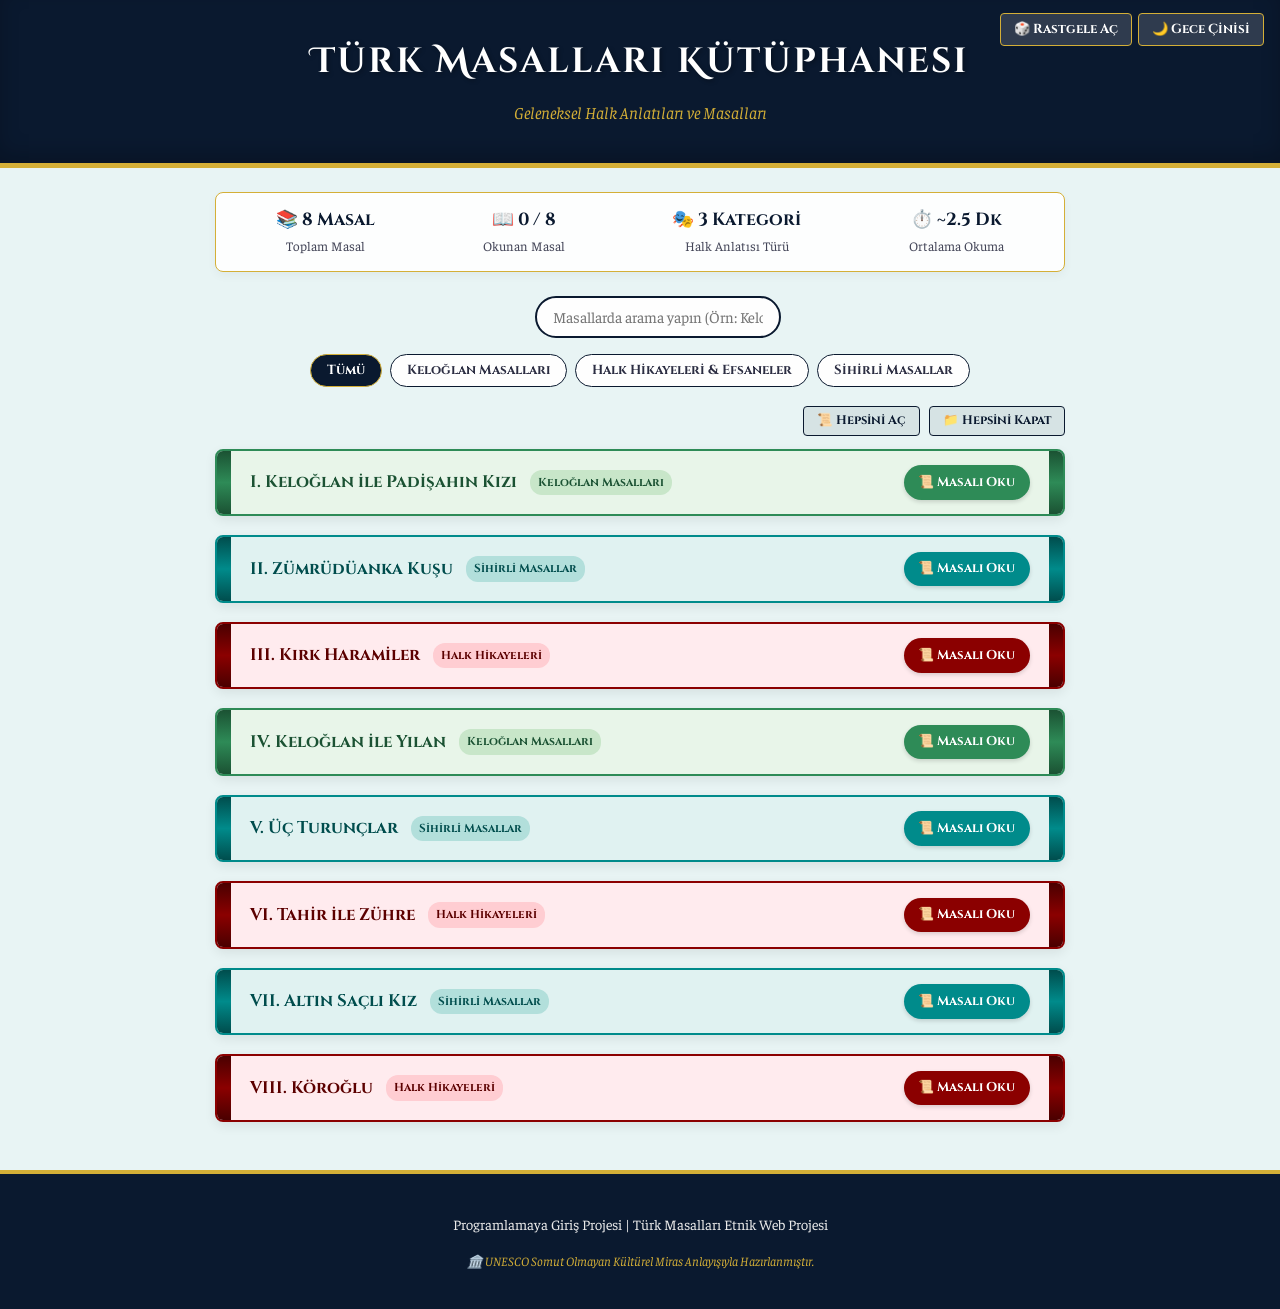
<file: Yeni klasör (2)/index.html>
<!DOCTYPE html>
<html lang="tr">
<head>
    <meta charset="UTF-8">
    <meta name="viewport" content="width=device-width, initial-scale=1.0">
    <title>Türk Masalları Kütüphanesi - Etnik Ferman Koleksiyonu</title>
    <!-- Osmanlı / Etnik Tipografi Fontları -->
    <link rel="preconnect" href="https://fonts.googleapis.com">
    <link rel="preconnect" href="https://fonts.gstatic.com" crossorigin>
    <link href="https://fonts.googleapis.com/css2?family=Cinzel+Decorative:wght@700&family=Cinzel:wght@500;700&family=Faustina:ital,wght@0,500;1,400&display=swap" rel="stylesheet">
    
    <!-- Harici CSS Bağlantısı -->
    <link rel="stylesheet" href="style.css">
</head>
<body data-theme="light">

    <header>
        <div class="top-controls">
            <button class="icon-btn" onclick="openRandomFerman()">🎲 Rastgele Aç</button>
            <button class="icon-btn" id="themeToggleBtn" onclick="toggleTheme()">🌙 Gece Çinisi</button>
        </div>
        <h1>Türk Masalları Kütüphanesi</h1>
        <p>Geleneksel Halk Anlatıları ve Masalları</p>
    </header>

    <div class="container">
        
        <!-- İSTATİSTİK BARI -->
        <div class="stats-bar">
            <div class="stat-item">
                <span class="stat-value">📚 8 Masal</span>
                <span class="stat-label">Toplam Masal</span>
            </div>
            <div class="stat-item">
                <span class="stat-value" id="readTalesCount">📖 0 / 8</span>
                <span class="stat-label">Okunan Masal</span>
            </div>
            <div class="stat-item">
                <span class="stat-value">🎭 3 Kategori</span>
                <span class="stat-label">Halk Anlatısı Türü</span>
            </div>
            <div class="stat-item">
                <span class="stat-value">⏱️ ~2.5 Dk</span>
                <span class="stat-label">Ortalama Okuma</span>
            </div>
        </div>

        <!-- ARAMA VE FİLTRE -->
        <div class="controls-section">
            <div class="search-box">
                <input type="text" id="searchInput" placeholder="Masallarda arama yapın (Örn: Keloğlan...)" onkeyup="filterTales()">
            </div>
            
            <div class="filter-buttons">
                <button class="filter-btn active" onclick="filterByCategory('all', this)">Tümü</button>
                <button class="filter-btn" onclick="filterByCategory('keloglan', this)">Keloğlan Masalları</button>
                <button class="filter-btn" onclick="filterByCategory('halk', this)">Halk Hikayeleri & Efsaneler</button>
                <button class="filter-btn" onclick="filterByCategory('diger', this)">Sihirli Masallar</button>
            </div>
        </div>

        <!-- BANNERLARA YAKIN TOPLU AÇ/KAPAT BUTONLARI -->
        <div class="ferman-global-actions">
            <button class="action-btn-small" onclick="openAllFermans()">📜 Hepsini Aç</button>
            <button class="action-btn-small" onclick="closeAllFermans()">📁 Hepsini Kapat</button>
        </div>

        <!-- SONUÇ BULUNAMADI UYARISI -->
        <div class="no-results" id="noResultsMsg">
            📜 Aradığınız kritere uygun ferman kütüphanemizde bulunamadı. Lütfen başka bir kelime deneyin.
        </div>

        <!-- MASAL FERMANLARI LİSTESİ -->
        <div class="ferman-list-container" id="fermanGrid">

            <!-- 1. MASAL -->
            <div class="ferman-card" data-title="Keloğlan ile Padişahın Kızı" data-category="keloglan">
                <div class="ferman-wood-roll-left"></div>
                <div class="ferman-inner">
                    <div class="ferman-header" onclick="toggleFerman(this)">
                        <div class="ferman-title-group">
                            <h3>I. Keloğlan ile Padişahın Kızı</h3>
                            <span class="badge">Keloğlan Masalları</span>
                        </div>
                        <div class="seal-btn">📜 Masalı Oku</div>
                    </div>
                    <div class="ferman-body">
                        <div class="preview-note">Önsöz: Zeka ve saf kalbin saray bulmacalarıyla imtihanı...</div>
                        <div class="masal-full-text">Uzak bir diyarda anacığıyla kıt kanaat geçinen Keloğlan, padişahın fermanını duyar: <span class="masal-quote">"Kızımın sorduğu üç çetin bilmeceyi bilen kişi hem prensesle evlenecek hem de ülkeye ortak olacaktır."</span> Dünyanın dört bir yanından gelen vezirler ve bilginler sorulan çetin bilmeceler karşısında çaresiz kalır.

Heybesine birkaç kuru ekmek koyup sarayın yolunu tutan Keloğlan, hazırcevaplığı ve duru zekası sayesinde tüm bilmeceleri birer birer çözer. Padişah sözünü tutar, sarayda kırk gün kırk gece düğün kurulur ve Keloğlan ülkenin sevgisini kazanır.</div>
                        <div class="source-box">📖 Kaynakça: Tahir Alangu, Billur Köşk Masalları (Türk Halk Masalları Derlemesi)</div>
                        <div class="ferman-actions">
                            <button class="read-toggle-btn" onclick="toggleReadStatus(this)">☐ Okundu İşaretle</button>
                            <div class="utility-btns">
                                <button class="util-btn" onclick="copyMasalText(this)">📋 Kopyala</button>
                                <button class="util-btn" onclick="window.print()">🖨️ Yazdır</button>
                            </div>
                        </div>
                    </div>
                </div>
                <div class="ferman-wood-roll-right"></div>
            </div>

            <!-- 2. MASAL -->
            <div class="ferman-card" data-title="Zümrüdüanka Kuşu" data-category="diger">
                <div class="ferman-wood-roll-left"></div>
                <div class="ferman-inner">
                    <div class="ferman-header" onclick="toggleFerman(this)">
                        <div class="ferman-title-group">
                            <h3>II. Zümrüdüanka Kuşu</h3>
                            <span class="badge">Sihirli Masallar</span>
                        </div>
                        <div class="seal-btn">📜 Masalı Oku</div>
                    </div>
                    <div class="ferman-body">
                        <div class="preview-note">Önsöz: Karanlık kuyulardan sihirli kanatlarla yeryüzüne kaçış...</div>
                        <div class="masal-full-text">Sihirli bir elmanın peşinden yeraltı diyarındaki karanlık kuyulara inen yiğit şehzade, hırslı vezir çocukları tarafından dipsiz kuyuya terk edilir. Karanlıkta çaresiz beklerken, devasa bir yılanın Zümrüdüanka kuşunun yavrularına tırmandığını fark edip yılanı kılıcıyla öldürür.

Yuvasına dönen ulu Zümrüdüanka kuşu, yavrularını koruyan şehzadeye minnet duyar. Şehzadeyi kanatlarının arasına alarak yer üstüne, güneşin ışığına kavuşturur. İyilik cezasız kalmaz, şehzade adaletini tecelli ettirir.</div>
                        <div class="source-box">📖 Kaynakça: Ignác Kúnos, Türk Masalları Derlemesi (Osmanlı Masal Kültürü)</div>
                        <div class="ferman-actions">
                            <button class="read-toggle-btn" onclick="toggleReadStatus(this)">☐ Okundu İşaretle</button>
                            <div class="utility-btns">
                                <button class="util-btn" onclick="copyMasalText(this)">📋 Kopyala</button>
                                <button class="util-btn" onclick="window.print()">🖨️ Yazdır</button>
                            </div>
                        </div>
                    </div>
                </div>
                <div class="ferman-wood-roll-right"></div>
            </div>

            <!-- 3. MASAL -->
            <div class="ferman-card" data-title="Kırk Haramiler" data-category="halk">
                <div class="ferman-wood-roll-left"></div>
                <div class="ferman-inner">
                    <div class="ferman-header" onclick="toggleFerman(this)">
                        <div class="ferman-title-group">
                            <h3>III. Kırk Haramiler</h3>
                            <span class="badge">Halk Hikayeleri</span>
                        </div>
                        <div class="seal-btn">📜 Masalı Oku</div>
                    </div>
                    <div class="ferman-body">
                        <div class="preview-note">Önsöz: Sihirli sözcükler ve gizli mağaranın hazineleri...</div>
                        <div class="masal-full-text">Fakir oduncu Ali, ormanda gizlenen haramilerin dev bir kayaya <span class="masal-quote">"Açıl susam açıl!"</span> diyerek girdiğini görür. Haramiler gidince aynı sihirli kelimeyi söyleyip içeri girer ve sadece ailesine yetecek kadar altın alarak dürüstçe yaşar.

Durumu fark eden hırslı kardeşi mağarada büyülü kelimeyi unutup haramilere yakalanır. Ali kıvrak zekası ve sadakati sayesinde kardeşini kurtarır, haramilerin kurduğu tüm tuzakları boşa çıkarır.</div>
                        <div class="source-box">📖 Kaynakça: Eflatun Cem Güney, Açıl Sofram Açıl (Doğu ve Anadolu Masalları)</div>
                        <div class="ferman-actions">
                            <button class="read-toggle-btn" onclick="toggleReadStatus(this)">☐ Okundu İşaretle</button>
                            <div class="utility-btns">
                                <button class="util-btn" onclick="copyMasalText(this)">📋 Kopyala</button>
                                <button class="util-btn" onclick="window.print()">🖨️ Yazdır</button>
                            </div>
                        </div>
                    </div>
                </div>
                <div class="ferman-wood-roll-right"></div>
            </div>

            <!-- 4. MASAL -->
            <div class="ferman-card" data-title="Keloğlan ile Yılan" data-category="keloglan">
                <div class="ferman-wood-roll-left"></div>
                <div class="ferman-inner">
                    <div class="ferman-header" onclick="toggleFerman(this)">
                        <div class="ferman-title-group">
                            <h3>IV. Keloğlan ile Yılan</h3>
                            <span class="badge">Keloğlan Masalları</span>
                        </div>
                        <div class="seal-btn">📜 Masalı Oku</div>
                    </div>
                    <div class="ferman-body">
                        <div class="preview-note">Önsöz: Doğaya yapılan iyiliğin karşılığını bulduğu an...</div>
                        <div class="masal-full-text">Ormanda odun toplayan Keloğlan, ağır bir kayanın altında can çekişen ak bir yılanla karşılaşır. Merhametine yenik düşüp elleri kanayana kadar kayayı kaldırıp yılanı kurtarır. Yılan, Yılanlar Padişahı'nın oğlu çıkar.

Yılan, Keloğlan'a tüm hayvanların dilini anlama yeteneği veren sihirli bir mühür taşı hediye eder. Kuşların ve doğanın fısıltılarını dinleyen Keloğlan hazineleri bulur, fakirlere yardım ederek diyarın en sevilen yiğidi olur.</div>
                        <div class="source-box">📖 Kaynakça: Pertev Naili Boratav, Zaman Zaman İçinde (Türk Halk Edebiyatı Dizisi)</div>
                        <div class="ferman-actions">
                            <button class="read-toggle-btn" onclick="toggleReadStatus(this)">☐ Okundu İşaretle</button>
                            <div class="utility-btns">
                                <button class="util-btn" onclick="copyMasalText(this)">📋 Kopyala</button>
                                <button class="util-btn" onclick="window.print()">🖨️ Yazdır</button>
                            </div>
                        </div>
                    </div>
                </div>
                <div class="ferman-wood-roll-right"></div>
            </div>

            <!-- 5. MASAL -->
            <div class="ferman-card" data-title="Üç Turunçlar" data-category="diger">
                <div class="ferman-wood-roll-left"></div>
                <div class="ferman-inner">
                    <div class="ferman-header" onclick="toggleFerman(this)">
                        <div class="ferman-title-group">
                            <h3>V. Üç Turunçlar</h3>
                            <span class="badge">Sihirli Masallar</span>
                        </div>
                        <div class="seal-btn">📜 Masalı Oku</div>
                    </div>
                    <div class="ferman-body">
                        <div class="preview-note">Önsöz: Büyülü turunçların içinden çıkan saklı güzeller...</div>
                        <div class="masal-full-text">Rüyasındaki periyi arayan şehzade, Kaf Dağı'nın ardındaki sihirli bahçeden üç büyülü turunç koparır. Dönüş yolunda sabırsızlıkla ilk iki turunçu keser ancak içinden çıkan periler su bulamadıkları için oracıkta kaybolur.

Son turunçu pınar başında açıp periye mataradaki suyu veren şehzade ona kavuşur. Kıskanç tuzakları ve büyüleri aşarak sevgilisiyle sarayda kırk gün kırk gece düğün yaparlar.</div>
                        <div class="source-box">📖 Kaynakça: Naki Tezel, Türk Masalları (Kültür Bakanlığı Yayınları)</div>
                        <div class="ferman-actions">
                            <button class="read-toggle-btn" onclick="toggleReadStatus(this)">☐ Okundu İşaretle</button>
                            <div class="utility-btns">
                                <button class="util-btn" onclick="copyMasalText(this)">📋 Kopyala</button>
                                <button class="util-btn" onclick="window.print()">🖨️ Yazdır</button>
                            </div>
                        </div>
                    </div>
                </div>
                <div class="ferman-wood-roll-right"></div>
            </div>

            <!-- 6. MASAL -->
            <div class="ferman-card" data-title="Tahir ile Zühre" data-category="halk">
                <div class="ferman-wood-roll-left"></div>
                <div class="ferman-inner">
                    <div class="ferman-header" onclick="toggleFerman(this)">
                        <div class="ferman-title-group">
                            <h3>VI. Tahir ile Zühre</h3>
                            <span class="badge">Halk Hikayeleri</span>
                        </div>
                        <div class="seal-btn">📜 Masalı Oku</div>
                    </div>
                    <div class="ferman-body">
                        <div class="preview-note">Önsöz: Ayrılıkların ve engellerin gölgesinde ölümsüz aşk...</div>
                        <div class="masal-full-text">Padişah oğlu Tahir ile Vezir kızı Zühre çocukluktan itibaren sevdalanıp birbirlerine bağlanırlar. Ancak zalim padişah fitnecilerin sözüyle sevdalıları ayırıp Tahir'i zindanlara ve diyar diyar sürgüne gönderir.

Tahir'in bağlamasıyla söylediği türküler ve duyduğu sadakat ne zindanlarda ne uzak yollarda söner. İki sevdalının engellere karşı direnişi Türk kültüründe ölümsüz aşkın sembolü olur.</div>
                        <div class="source-box">📖 Kaynakça: Umay Günay, Elazığ Masalları ve Türk Halk Anlatıları</div>
                        <div class="ferman-actions">
                            <button class="read-toggle-btn" onclick="toggleReadStatus(this)">☐ Okundu İşaretle</button>
                            <div class="utility-btns">
                                <button class="util-btn" onclick="copyMasalText(this)">📋 Kopyala</button>
                                <button class="util-btn" onclick="window.print()">🖨️ Yazdır</button>
                            </div>
                        </div>
                    </div>
                </div>
                <div class="ferman-wood-roll-right"></div>
            </div>

            <!-- 7. MASAL -->
            <div class="ferman-card" data-title="Altın Saçlı Kız" data-category="diger">
                <div class="ferman-wood-roll-left"></div>
                <div class="ferman-inner">
                    <div class="ferman-header" onclick="toggleFerman(this)">
                        <div class="ferman-title-group">
                            <h3>VII. Altın Saçlı Kız</h3>
                            <span class="badge">Sihirli Masallar</span>
                        </div>
                        <div class="seal-btn">📜 Masalı Oku</div>
                    </div>
                    <div class="ferman-body">
                        <div class="preview-note">Önsöz: Güneşten parlayan saçlar ve maceralı bir diyar...</div>
                        <div class="masal-full-text">Güneş ışığı gibi sırma saçlara sahip yardımsever kız, sihirli bülbülün peşinden giderek devler ülkesine varır. Yolda karşılaştığı ak saçlı nineye ekmeğini böler, aç kurtları doyurur.

Ninenin verdiği sihirli tarak ve ayna sayesinde arkasından gelen devlerin takibinden kurtulup köyüne döner. Saçlarının parıltısı ve kalbinin iyiliğiyle diyarına bereket getirir.</div>
                        <div class="source-box">📖 Kaynakça: Saim Sakaoğlu, Gümüşhane Masalları (Folklor Araştırmaları)</div>
                        <div class="ferman-actions">
                            <button class="read-toggle-btn" onclick="toggleReadStatus(this)">☐ Okundu İşaretle</button>
                            <div class="utility-btns">
                                <button class="util-btn" onclick="copyMasalText(this)">📋 Kopyala</button>
                                <button class="util-btn" onclick="window.print()">🖨️ Yazdır</button>
                            </div>
                        </div>
                    </div>
                </div>
                <div class="ferman-wood-roll-right"></div>
            </div>

            <!-- 8. MASAL -->
            <div class="ferman-card" data-title="Köroğlu" data-category="halk">
                <div class="ferman-wood-roll-left"></div>
                <div class="ferman-inner">
                    <div class="ferman-header" onclick="toggleFerman(this)">
                        <div class="ferman-title-group">
                            <h3>VIII. Köroğlu</h3>
                            <span class="badge">Halk Hikayeleri</span>
                        </div>
                        <div class="seal-btn">📜 Masalı Oku</div>
                    </div>
                    <div class="ferman-body">
                        <div class="preview-note">Önsöz: Bolu Beyine karşı Çamlıbel'de yakılan adalet destanı...</div>
                        <div class="masal-full-text">Zalim Bolu Beyi seyis Yusuf'un gözlerine mil çektirir. Oğlu Ali, babasının acısıyla Çamlıbel dağlarına çıkıp <span class="masal-quote">"Köroğlu"</span> adını alır ve Sakarya sularından çıkan Kırat'ı büyütür.

Çamlıbel'i mesken tutan Köroğlu, sazı ve kılıcıyla zalim beylere karşı durur, mazlumlara kalkan olarak Türk dünyasında adalet tutkusunun en büyük kahramanı olur.</div>
                        <div class="source-box">📖 Kaynakça: Pertev Naili Boratav, Köroğlu Destanı (Halk Edebiyatı Monografisi)</div>
                        <div class="ferman-actions">
                            <button class="read-toggle-btn" onclick="toggleReadStatus(this)">☐ Okundu İşaretle</button>
                            <div class="utility-btns">
                                <button class="util-btn" onclick="copyMasalText(this)">📋 Kopyala</button>
                                <button class="util-btn" onclick="window.print()">🖨️ Yazdır</button>
                            </div>
                        </div>
                    </div>
                </div>
                <div class="ferman-wood-roll-right"></div>
            </div>

        </div>
    </div>

    <footer>
        <p>Programlamaya Giriş Projesi | Türk Masalları Etnik Web Projesi</p>
        <p class="footer-heritage-note">🏛️ UNESCO Somut Olmayan Kültürel Miras Anlayışıyla Hazırlanmıştır.</p>
    </footer>

    <!-- Harici JavaScript Bağlantısı -->
    <script src="script.js"></script>

</body>
</html>
</file>
<file: Yeni klasör (2)/style.css>
:root {
    --primary-color: #0A192F;       /* Derin Lacivert / Çini Mavisi */
    --secondary-color: #D4AF37;     /* Antik Altın Sarısı */
    --accent-color: #008B8B;        /* Turkuaz / Çini Yeşili */
    --bg-color: #E8F4F4;            /* Açık & Ferah Turkuaz Arka Plan */
    --text-color: #2B2D42;          
    --footer-bg: #0A192F;
    --footer-text: #EAEAEA;
    --ink: #2B1B17;
    /* Offline Kalıcılık İçin Yedekli Tipografi */
    --font-title: 'Cinzel Decorative', 'Cinzel', 'Palatino Linotype', 'Book Antiqua', 'Georgia', serif;
    --font-body: 'Faustina', 'Georgia', 'Palatino', serif;
}

/* Gece Modu */
[data-theme="dark"] {
    --primary-color: #080D1A;       
    --secondary-color: #D4AF37;     
    --accent-color: #00ADB5;        
    --bg-color: #0D1F2D;            
    --text-color: #E2E8F0;
    --footer-bg: #0B1017;
    --footer-text: #A0AEC0;
    --ink: #E2E8F0;
}

body {
    font-family: var(--font-body);
    background-color: var(--bg-color);
    color: var(--text-color);
    margin: 0;
    padding: 0;
    line-height: 1.7;
    transition: background-color 0.3s, color 0.3s;
}

header {
    background-color: var(--primary-color);
    color: white;
    text-align: center;
    padding: 2rem 1rem 1.2rem;
    border-bottom: 5px solid var(--secondary-color);
    box-shadow: inset 0 -10px 20px rgba(0,0,0,0.2);
    position: relative;
}

.top-controls {
    position: absolute;
    top: 0.8rem;
    right: 1rem;
    display: flex;
    gap: 0.4rem;
}

.icon-btn {
    background: rgba(255,255,255,0.15);
    border: 1px solid var(--secondary-color);
    color: white;
    padding: 0.4rem 0.8rem;
    border-radius: 4px;
    cursor: pointer;
    font-size: 0.82rem;
    font-family: 'Cinzel', 'Georgia', serif;
    font-weight: bold;
    transition: background 0.2s;
}

.icon-btn:hover {
    background: rgba(212, 175, 55, 0.4);
}

header h1 {
    margin: 0;
    font-family: var(--font-title);
    font-size: 2.2rem;
    letter-spacing: 2px;
    color: #FFFFFF;
    text-shadow: 2px 2px 4px rgba(0,0,0,0.3);
}

header p {
    margin-top: 0.4rem;
    font-size: 1.05rem;
    color: var(--secondary-color);
    font-style: italic;
}

.container {
    max-width: 850px;
    margin: 1.5rem auto;
    padding: 0 1rem;
}

/* --- İSTATİSTİK BARI --- */
.stats-bar {
    display: flex;
    justify-content: space-around;
    flex-wrap: wrap;
    gap: 0.8rem;
    background: rgba(255, 255, 255, 0.9);
    border: 1px solid var(--secondary-color);
    border-radius: 8px;
    padding: 0.8rem;
    margin-bottom: 1.5rem;
    box-shadow: 0 4px 10px rgba(0,0,0,0.04);
    text-align: center;
}

[data-theme="dark"] .stats-bar {
    background: rgba(27, 36, 48, 0.85);
}

.stat-item {
    display: flex;
    flex-direction: column;
    align-items: center;
}

.stat-value {
    font-size: 1.1rem;
    font-weight: bold;
    font-family: 'Cinzel', 'Georgia', serif;
    color: var(--primary-color);
}

[data-theme="dark"] .stat-value {
    color: var(--secondary-color);
}

.stat-label {
    font-size: 0.82rem;
    opacity: 0.88;
}

/* --- KONTROLLER, ARAMA VE FİLTRE --- */
.controls-section {
    display: flex;
    flex-direction: column;
    align-items: center;
    gap: 1rem;
    margin-bottom: 1.2rem;
}

.search-box input {
    width: 100%;
    max-width: 400px;
    padding: 0.6rem 1rem;
    font-size: 0.95rem;
    font-family: var(--font-body);
    border: 2px solid var(--primary-color);
    border-radius: 30px;
    outline: none;
    background-color: rgba(255,255,255,0.95);
    color: var(--text-color);
    transition: all 0.3s;
}

.search-box input:focus {
    border-color: var(--secondary-color);
    box-shadow: 0 0 8px rgba(212, 175, 55, 0.4);
}

.filter-buttons {
    display: flex;
    gap: 0.5rem;
    flex-wrap: wrap;
    justify-content: center;
}

.filter-btn {
    background-color: rgba(255,255,255,0.95);
    color: var(--text-color);
    border: 1px solid var(--primary-color);
    padding: 0.4rem 1rem;
    border-radius: 20px;
    cursor: pointer;
    font-family: 'Cinzel', 'Georgia', serif;
    font-size: 0.82rem;
    font-weight: bold;
    transition: all 0.2s;
}

.filter-btn.active, .filter-btn:hover {
    background-color: var(--primary-color);
    color: white;
    border-color: var(--secondary-color);
}

/* BANNERLARA YAKIN TOPLU KONTROL BUTONLARI */
.ferman-global-actions {
    display: flex;
    justify-content: flex-end;
    gap: 0.6rem;
    margin-bottom: 0.8rem;
}

.action-btn-small {
    background: rgba(10, 25, 47, 0.08);
    border: 1px solid var(--primary-color);
    color: var(--primary-color);
    padding: 0.35rem 0.8rem;
    border-radius: 4px;
    font-family: 'Cinzel', 'Georgia', serif;
    font-size: 0.78rem;
    font-weight: bold;
    cursor: pointer;
    transition: all 0.2s;
}

.action-btn-small:hover {
    background: var(--primary-color);
    color: white;
}

[data-theme="dark"] .action-btn-small {
    background: rgba(255, 255, 255, 0.1);
    border-color: var(--secondary-color);
    color: var(--secondary-color);
}

/* SONUÇ BULUNAMADI UYARISI */
.no-results {
    display: none;
    text-align: center;
    padding: 2rem;
    background: rgba(255, 255, 255, 0.8);
    border: 2px dashed var(--secondary-color);
    border-radius: 8px;
    font-style: italic;
    color: #777;
    margin-top: 1rem;
}

/* --- FERMAN LİSTESİ DÜZENİ VE TEMA RENKLERİ --- */
.ferman-list-container {
    display: flex;
    flex-direction: column;
    gap: 1.2rem;
}

.ferman-card {
    display: flex;
    border: 2px solid var(--secondary-color);
    border-radius: 8px;
    box-shadow: 0 4px 12px rgba(0, 0, 0, 0.08);
    overflow: hidden;
    position: relative;
    transition: all 0.3s ease;
}

/* 🟢 KELOĞLAN MASALLARI TEMASI (ZÜMRÜT YEŞİLİ) */
.ferman-card[data-category="keloglan"] {
    border-color: #2e8b57;
}
.ferman-card[data-category="keloglan"] .ferman-wood-roll-left,
.ferman-card[data-category="keloglan"] .ferman-wood-roll-right {
    background: linear-gradient(180deg, #1b5233, #2e8b57, #1b5233);
}
.ferman-card[data-category="keloglan"] .ferman-header {
    background: #e8f5e9;
}
.ferman-card[data-category="keloglan"] .ferman-body {
    background-color: #f0fdf4;
}
.ferman-card[data-category="keloglan"] .ferman-title-group h3 {
    color: #1b5233;
}
.ferman-card[data-category="keloglan"] .badge {
    background: #c8e6c9;
    color: #1b5233;
}
.ferman-card[data-category="keloglan"] .seal-btn {
    background: #2e8b57;
    border-color: #1b5233;
}

/* 🔴 HALK HİKAYELERİ TEMASI (YAKUT KIRMIZISI) */
.ferman-card[data-category="halk"] {
    border-color: #8b0000;
}
.ferman-card[data-category="halk"] .ferman-wood-roll-left,
.ferman-card[data-category="halk"] .ferman-wood-roll-right {
    background: linear-gradient(180deg, #4a0000, #8b0000, #4a0000);
}
.ferman-card[data-category="halk"] .ferman-header {
    background: #ffebee;
}
.ferman-card[data-category="halk"] .ferman-body {
    background-color: #fff5f5;
}
.ferman-card[data-category="halk"] .ferman-title-group h3 {
    color: #5c0000;
}
.ferman-card[data-category="halk"] .badge {
    background: #ffcdd2;
    color: #5c0000;
}
.ferman-card[data-category="halk"] .seal-btn {
    background: #8b0000;
    border-color: #4a0000;
}

/* 🔵 SİHİRLİ MASALLAR TEMASI (TURKUAZ / ÇİNİ MAVİSİ) */
.ferman-card[data-category="diger"] {
    border-color: #008b8b;
}
.ferman-card[data-category="diger"] .ferman-wood-roll-left,
.ferman-card[data-category="diger"] .ferman-wood-roll-right {
    background: linear-gradient(180deg, #004d4d, #008b8b, #004d4d);
}
.ferman-card[data-category="diger"] .ferman-header {
    background: #e0f2f1;
}
.ferman-card[data-category="diger"] .ferman-body {
    background-color: #f0fdfa;
}
.ferman-card[data-category="diger"] .ferman-title-group h3 {
    color: #004d4d;
}
.ferman-card[data-category="diger"] .badge {
    background: #b2dfdb;
    color: #004d4d;
}
.ferman-card[data-category="diger"] .seal-btn {
    background: #008b8b;
    border-color: #004d4d;
}

[data-theme="dark"] .ferman-card .ferman-body {
    background-color: #151C2A !important;
}

/* Ahşap Rulo Çubukları */
.ferman-wood-roll-left, .ferman-wood-roll-right {
    width: 14px;
    flex-shrink: 0;
}

.ferman-inner {
    flex: 1;
    display: flex;
    flex-direction: column;
}

/* FERMAN BAŞLIK ŞERİDİ */
.ferman-header {
    padding: 0.9rem 1.2rem;
    display: flex;
    justify-content: space-between;
    align-items: center;
    cursor: pointer;
    user-select: none;
    transition: opacity 0.2s;
}

.ferman-header:hover {
    opacity: 0.9;
}

.ferman-title-group {
    display: flex;
    align-items: center;
    gap: 0.8rem;
    flex-wrap: wrap;
}

.ferman-title-group h3 {
    margin: 0;
    font-family: 'Cinzel', 'Georgia', serif;
    font-size: 1.05rem;
}

.badge {
    font-size: 0.72rem;
    padding: 3px 8px;
    border-radius: 12px;
    font-family: 'Cinzel', 'Georgia', serif;
    font-weight: bold;
}

.seal-btn {
    color: white;
    padding: 0.4rem 0.9rem;
    border-radius: 20px;
    font-size: 0.8rem;
    font-family: 'Cinzel', 'Georgia', serif;
    font-weight: bold;
    box-shadow: 0 2px 4px rgba(0,0,0,0.15);
    flex-shrink: 0;
    transition: all 0.3s ease;
}

/* FERMAN İÇERİK DÜZENİ */
.ferman-body {
    max-height: 0;
    opacity: 0;
    overflow: hidden;
    transition: max-height 0.6s cubic-bezier(0.25, 1, 0.5, 1), opacity 0.4s ease, padding 0.4s ease;
    padding: 0 1.2rem;
    box-sizing: border-box;
}

/* AÇIK DURUM */
.ferman-card.open .ferman-body {
    max-height: 850px;
    opacity: 1;
    padding: 1.2rem;
    border-top: 1px dashed var(--secondary-color);
}

.preview-note {
    font-style: italic;
    font-size: 0.92rem;
    color: #666;
    margin-bottom: 0.8rem;
    padding-left: 0.5rem;
    border-left: 3px solid var(--secondary-color);
}

[data-theme="dark"] .preview-note {
    color: #aaa;
}

.masal-full-text {
    font-size: 1rem;
    line-height: 1.7;
    color: var(--ink);
    white-space: pre-line;
    text-align: justify;
    margin-bottom: 1rem;
}

.masal-quote {
    font-style: italic;
    color: #8b5a2b;
    font-weight: bold;
}

[data-theme="dark"] .masal-quote {
    color: #d4af37;
}

.source-box {
    font-size: 0.82rem;
    background: rgba(0,0,0,0.04);
    padding: 0.4rem 0.8rem;
    border-radius: 4px;
    margin-bottom: 0.8rem;
    color: var(--text-color);
    font-style: italic;
    border-left: 2px solid var(--secondary-color);
}

.ferman-actions {
    display: flex;
    justify-content: space-between;
    align-items: center;
    border-top: 1px solid rgba(0,0,0,0.1);
    padding-top: 0.6rem;
    flex-wrap: wrap;
    gap: 0.5rem;
}

.utility-btns {
    display: flex;
    gap: 0.4rem;
}

.read-toggle-btn, .util-btn {
    background: rgba(10, 25, 47, 0.08);
    border: 1px solid var(--primary-color);
    color: var(--primary-color);
    padding: 4px 10px;
    border-radius: 4px;
    font-size: 0.78rem;
    font-family: 'Cinzel', 'Georgia', serif;
    font-weight: bold;
    cursor: pointer;
    transition: all 0.2s ease;
}

.util-btn:hover {
    background: var(--primary-color);
    color: white;
}

[data-theme="dark"] .read-toggle-btn, [data-theme="dark"] .util-btn {
    background: rgba(255, 255, 255, 0.1);
    border-color: var(--secondary-color);
    color: var(--secondary-color);
}

.read-toggle-btn.is-read {
    background: #2e8b57;
    color: white;
    border-color: #2e8b57;
}

footer {
    text-align: center;
    padding: 1.5rem;
    margin-top: 3rem;
    background-color: var(--footer-bg);
    color: var(--footer-text);
    font-size: 0.9rem;
    border-top: 4px solid var(--secondary-color);
}

.footer-heritage-note {
    font-size: 0.8rem;
    color: var(--secondary-color);
    margin-top: 0.3rem;
    font-style: italic;
}

/* 🖨️ YAZDIRMA (PRINT) ÖZEL CSS KURALI */
@media print {
    header, .top-controls, .stats-bar, .controls-section, .ferman-global-actions, footer, .ferman-actions, .seal-btn {
        display: none !important;
    }
    body {
        background: white !important;
        color: black !important;
    }
    .ferman-card {
        border: none !important;
        box-shadow: none !important;
    }
    .ferman-card:not(.open) {
        display: none !important;
    }
    .ferman-body {
        max-height: none !important;
        opacity: 1 !important;
        padding: 0 !important;
    }
}
</file>
